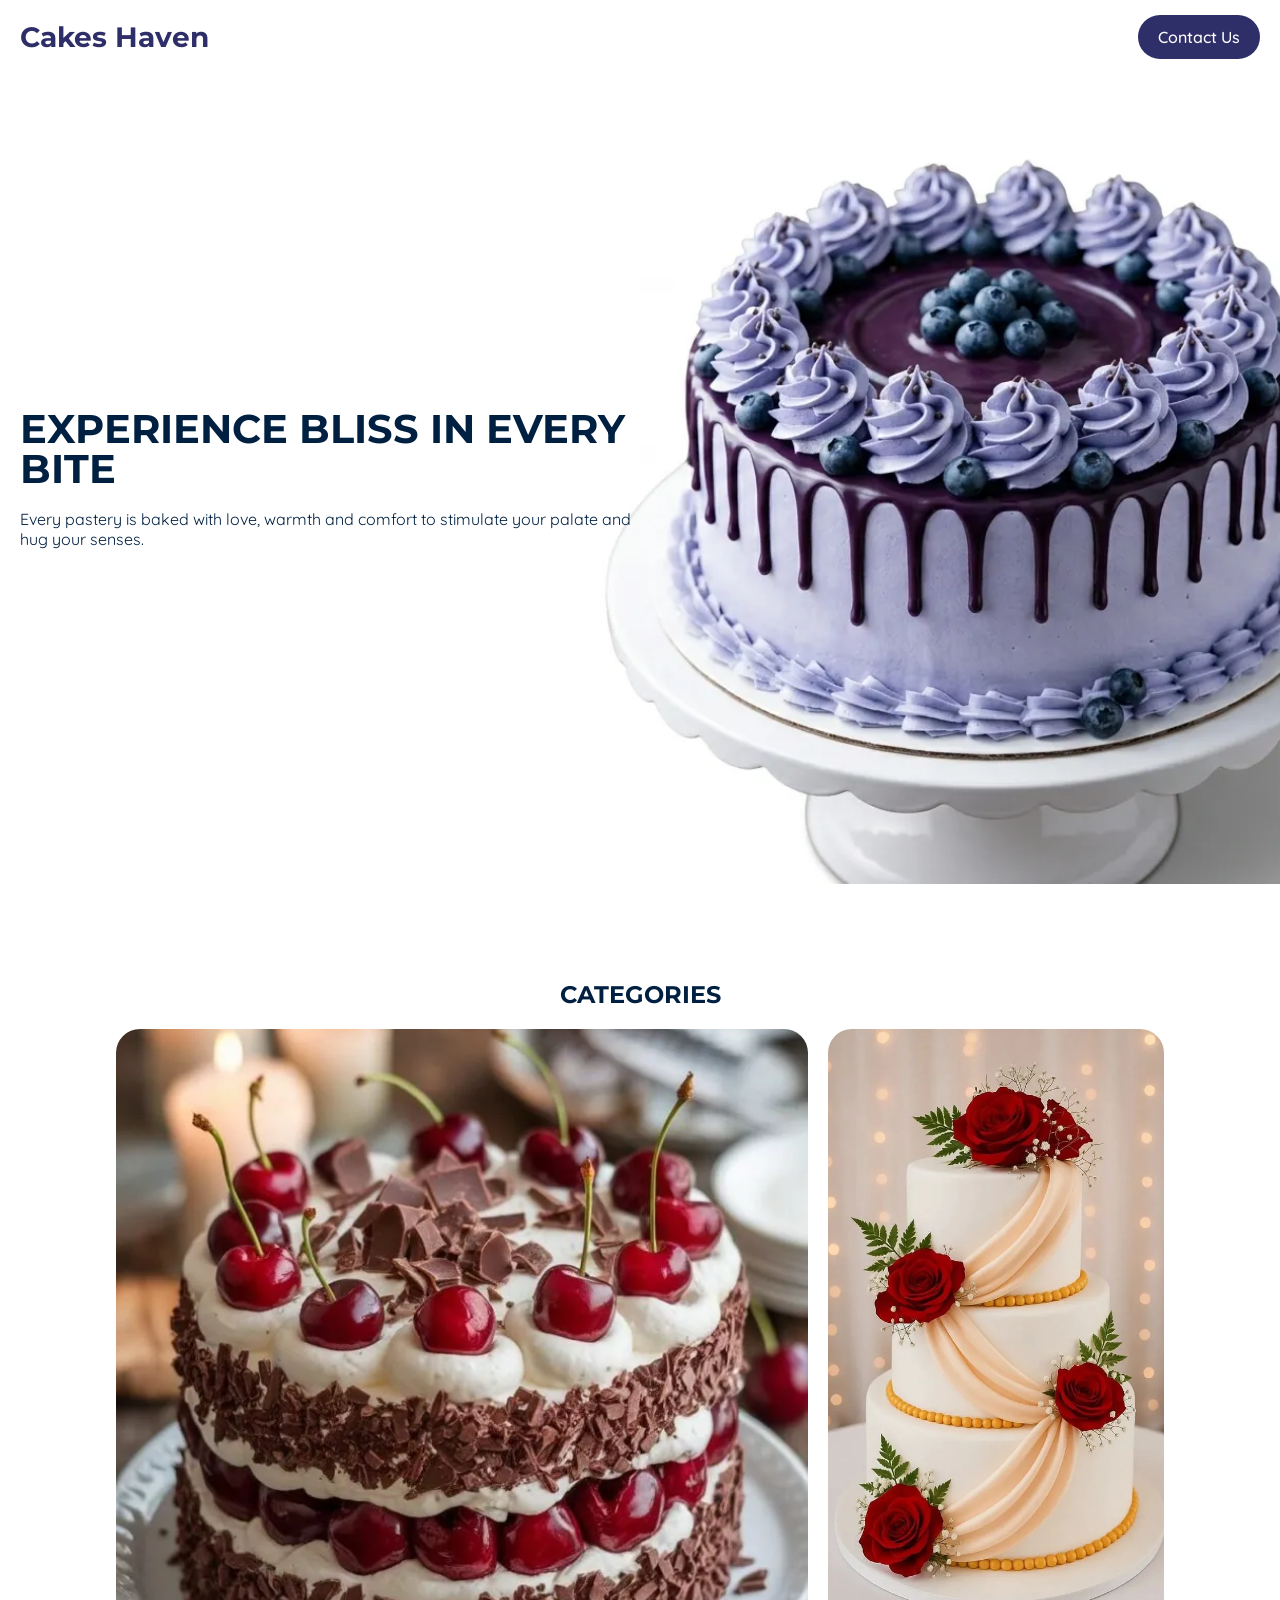
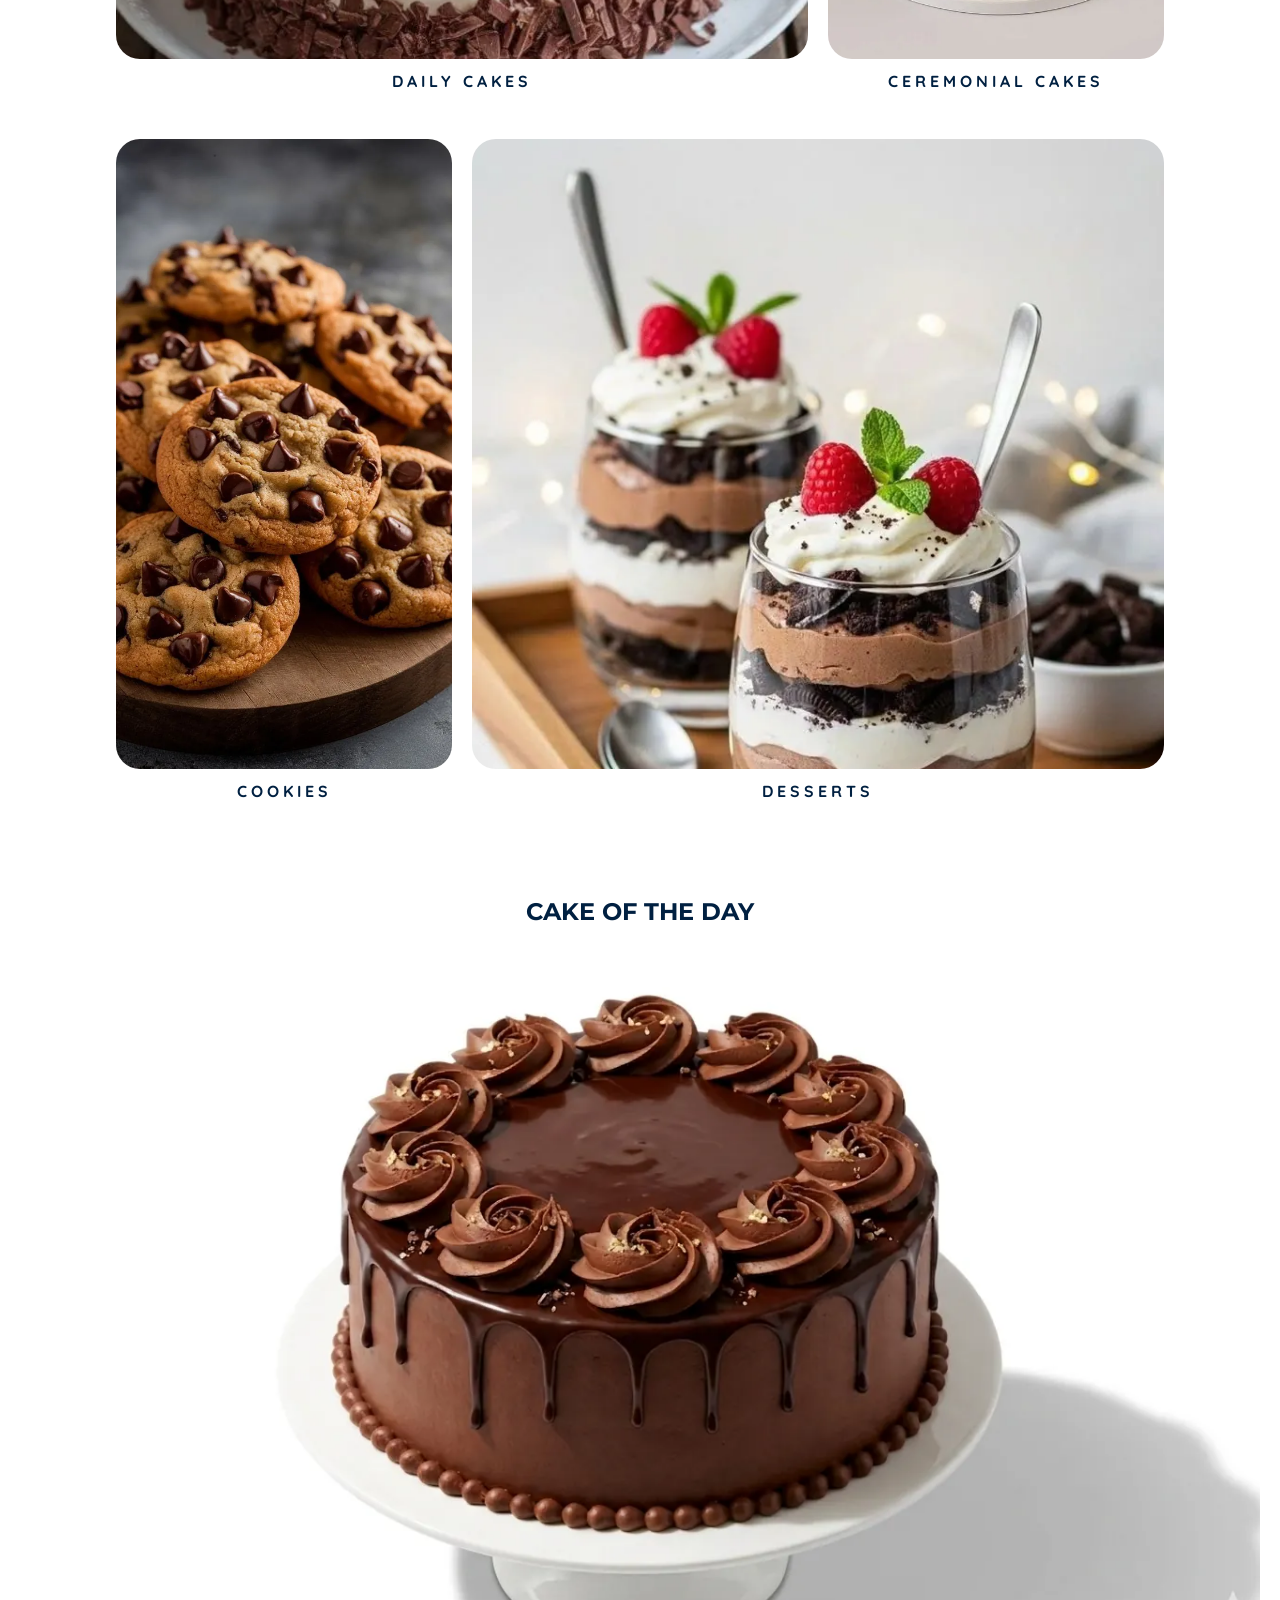
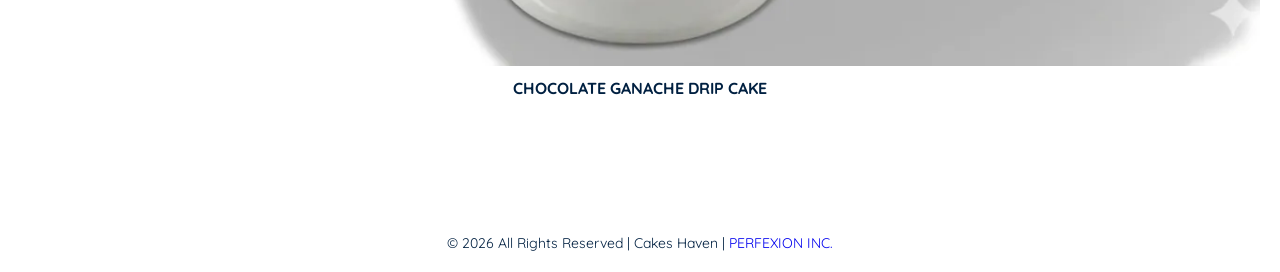
<file: index.html>
<!doctype html>
<html lang="en">
  <head>
    <meta charset="UTF-8" />
    <meta name="viewport" content="width=device-width, initial-scale=1.0" />
    <link rel="stylesheet" href="main.css" />
    <title>Cakes Haven</title>
  </head>
  <body>
    <header>
      <nav>
        <div class="logo"><a href="index.html">Cakes Haven</a></div>
        <div class="nav_links">
          <a href="#" class="btn">Contact Us</a>
        </div>
      </nav>
    </header>

    <main>
      <section>
        <div class="hero_bg">
          <article class="hero">
            <h1>EXPERIENCE BLISS IN EVERY BITE</h1>
            <p>
              Every pastery is baked with love, warmth and comfort to stimulate
              your palate and hug your senses.
            </p>
          </article>
        </div>
      </section>

      <section class="categories_section">
        <h2>Categories</h2>

        <article class="categories">
          <div class="cat_con span-2">
            <a href="./gallery.html?slug=daily-cakes" class="cat_link"
              ><div class="cat_bg d_cakes">
                <img
                  src="assets/imgs/cakes/daily-cakes/daily-cakes-1/main.webp"
                  alt="daily cakes"
                /></div
            ></a>
            <div class="cat_txt">
              <p>Daily Cakes</p>
            </div>
          </div>

          <div class="cat_con">
            <a href="./gallery.html?slug=ceremonial-cakes" class="cat_link"
              ><div class="cat_bg c_cakes">
                <img
                  src="assets/imgs/cakes/ceremonial-cakes/cer-cakes-1/main.webp"
                  alt="ceremonial-cakes"
                /></div
            ></a>
            <div class="cat_txt">
              <p>Ceremonial Cakes</p>
            </div>
          </div>

          <div class="cat_con">
            <a href="./gallery.html?slug=cookies" class="cat_link"
              ><div class="cat_bg cookies">
                <img src="assets/imgs/cookies/cookies-1/main.webp" alt="cookies" /></div
            ></a>
            <div class="cat_txt">
              <p>Cookies</p>
            </div>
          </div>

          <div class="cat_con span-2">
            <a href="./gallery.html?slug=desserts" class="cat_link"
              ><div class="cat_bg desserts">
                <img src="/assets/imgs/desserts/desserts-1/main.webp" alt="desserts"></div
            ></a>
            <div class="cat_txt">
              <p>Desserts</p>
            </div>
          </div>
        </article>
      </section>

      <section>
        <h2>Cake of the Day</h2>
        <article class="featured">
          <div class="featured_bg"></div>
          <p>Chocolate Ganache Drip Cake</p>
        </article>
      </section>
    </main>

    <footer>
      <p>
        &copy; 2026 All Rights Reserved | Cakes Haven |
        <a
          href="https://wa.me/2348100334346?text=Hello,%20Mr.%20Achusim%20Chibuike%20Joseph"
          target="_blank"
          >PERFEXION INC.</a
        >
      </p>
    </footer>
  </body>
</html>
</file>
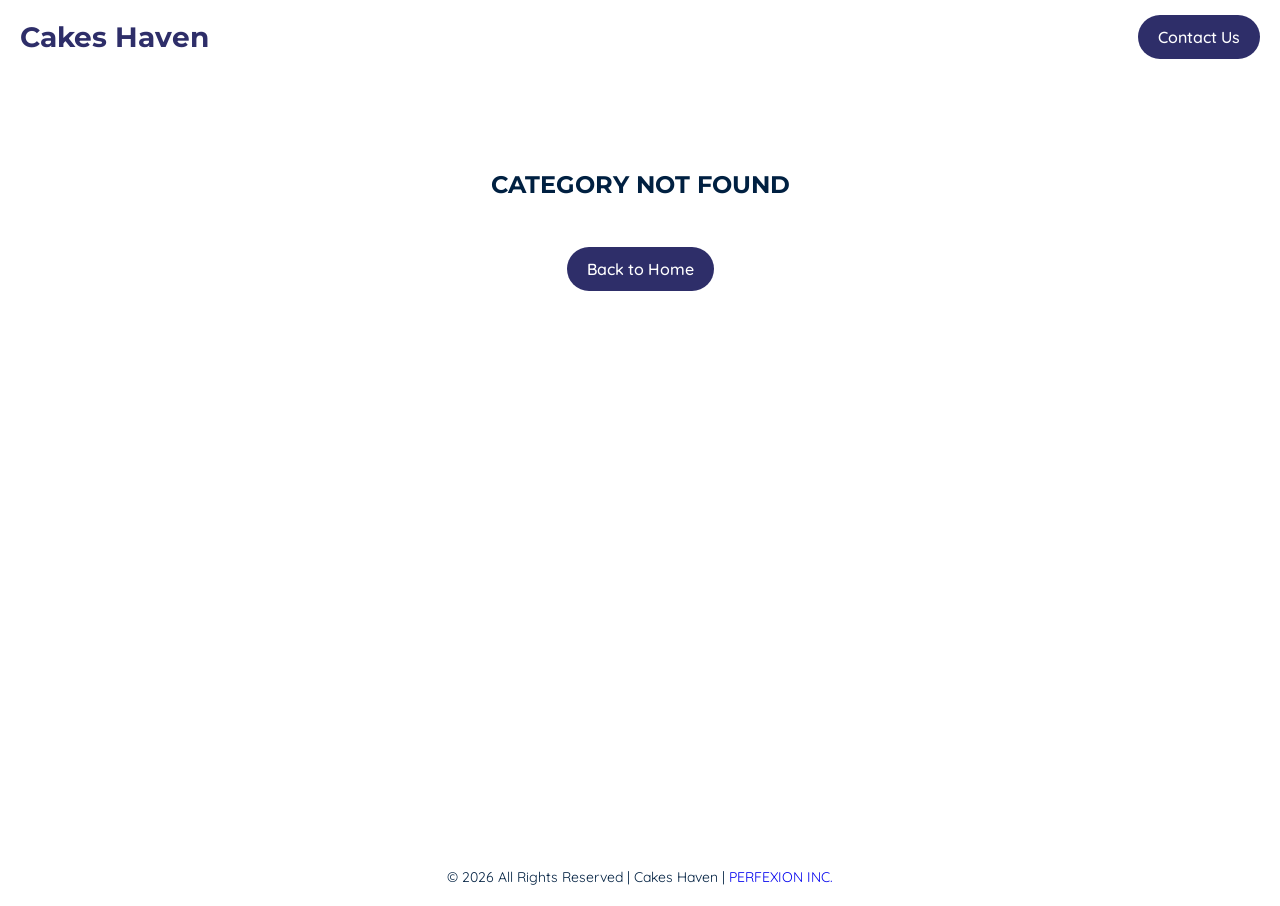
<file: gallery.html>
<!doctype html>
<html lang="en">
  <head>
    <meta charset="UTF-8" />
    <meta name="viewport" content="width=device-width, initial-scale=1.0" />
    <link rel="stylesheet" href="main.css" />
    <title>Cakes Haven | Gallery</title>
  </head>
  <body>
    <header>
      <nav>
        <div class="logo"><a href="index.html">Cakes Haven</a></div>
        <div class="nav_links">
          <a href="#" class="btn">Contact Us</a>
        </div>
      </nav>
    </header>

    <main>
      <section id="gallery"></section>
    </main>

    <footer>
      <p>
        &copy; 2026 All Rights Reserved | Cakes Haven |
        <a
          href="https://wa.me/2348100334346?text=Hello,%20Mr.%20Achusim%20Chibuike%20Joseph"
          target="_blank"
          >PERFEXION INC.</a
        >
      </p>
    </footer>

    <script type="module" src="/assets/js/data.js"></script>
    <script type="module">
      import { allProducts } from "/assets/js/data.js";

      const gallery = document.getElementById("gallery");
      const params = new URLSearchParams(window.location.search);
      const currentSlug = params.get("slug");

      // 1. Find the main category object
      const categoryData = allProducts.find((p) => p.slug === currentSlug);

      if (categoryData) {
        // 2. Map through the products inside this category
        const itemsHTML = categoryData.items
          .map(
            (item, index) => `
            <div class="gallery_card ${index === 0 || index === 3 ? "span-2" : ""}" 
                onclick="openSliderModal('${item.id}')">
                <img src="${item.mainImage}" alt="${item.name}" />
                <div class="cake-info">
                    <h3>${item.name}</h3>
                    <p style='text-decoration: underline;'>View Gallery</p>
                </div>
            </div>
        `,
          )
          .join("");

        gallery.innerHTML = `
          <h2>${categoryData.title}</h2>
          <div class='gallery_con'>
              ${itemsHTML}
          </div>
          <div class='btn_con'><a href='index.html' class='btn'>Back to Home</a></div>
          `;

        // 3. The Modal Controller Logic
        window.openSliderModal = (itemId) => {
          // Find the specific product clicked
          const item = categoryData.items.find((i) => i.id === itemId);
          const modal = document.getElementById("sliderModal");
          const container = document.getElementById("slidesContainer");
          const dots = document.getElementById("dotIndicator");

          // Merge main image and sub-gallery into one array
          const allImages = [item.mainImage, ...item.gallery];

          // Inject Slides
          container.innerHTML = allImages
            .map(
              (url) => `
                <img src="${url}" alt="${item.name}">
              `,
            )
            .join("");

          // Inject Dots
          dots.innerHTML = allImages
            .map(
              (_, i) => `
                <div class="dot ${i === 0 ? "active" : ""}"></div>
              `,
            )
            .join("");

          document.getElementById("modalCaption").innerHTML = `
          <h3>${item.name}</h3>
          <p>${item.description}</p>
            `;
          modal.style.display = "flex";
          document.body.style.overflow = "hidden"; // Prevent background scroll

          // Logic for indicator dots
          container.onscroll = () => {
            const index = Math.round(
              container.scrollLeft / container.offsetWidth,
            );
            document.querySelectorAll(".dot").forEach((dot, i) => {
              dot.classList.toggle("active", i === index);
            });
          };
        };

        window.closeModal = () => {
          document.getElementById("sliderModal").style.display = "none";
          document.body.style.overflow = "auto";
        };
      } else {
        gallery.innerHTML = `
        <div class='empty_con'>
            <h2>Category Not Found</h2>
            <a href='index.html' class='btn'>Back to Home</a>
        </div>
    `;
      }
    </script>

    <div id="sliderModal" class="modal">
      <div class="modal-content">
        <span class="modal-close" onclick="closeModal()">&times;</span>
        <div id="slidesContainer" class="slides-container"></div>
        <h3 id="modalCaption" style="text-align: center; margin-top: var(--spacing-xs)"></h3>
        <div id="dotIndicator" class="dot-indicator"></div>
      </div>
    </div>
  </body>
</html>
</file>
<file: main.css>
@import url('https://fonts.googleapis.com/css2?family=Montserrat:ital,wght@0,100..900;1,100..900&family=Quicksand:wght@300..700&display=swap');

@import "assets/css/index.css";
@import "assets/css/gallery.css";

:root {
  /* ===== COLOURS ===== */
  --colour-bg: #fff;
  --colour-sec: #e1f5fe;
  --colour-accent: #2e2e69;
  --colour-text: #002041;

  /* ===== SPACING ===== */
  --spacing-xs: 12px;
  --spacing-md: 20px;
  --spacing-l: 32px;
  --spacing-xl: 48px;
  --spacing-xxl: 96px;

  /* ===== TYPOGRAPHY ===== */
  --font-main: "Montserrat", sans-serif;
  --font-sec: "Quicksand", sans-serif;
  --font-size-h1: 2.5rem;
  --font-size-h2: 1.75rem;
  --font-size-ui: 1rem;
  --font-size-xs: .875rem;
  --font-weight-bold: 700;
  --font-weight-md: 550;
  --font-weight-light: 400;

  /* ===== COMPONENTS ===== */
  --border-radius: 24px;
}

*{
    margin: 0;
    padding: 0;
    box-sizing: border-box;
}

body{
    width: 100%;
    min-height: 90vh;
    background: var(--colour-bg);
    color: var(--colour-text);
    font-family: var(--font-sec);
}

a{
    text-decoration: none;
}

h2{
        font-family: var(--font-main);
    text-align: center;
    text-transform: uppercase;
}

img{
    width: 100%;
}

.btn{
    padding: var(--spacing-xs) var(--spacing-md);
    background: var(--colour-accent);
    color: var(--colour-bg);
    font-weight: var(--font-weight-md);
    border-radius: var(--border-radius);
}
</file>
